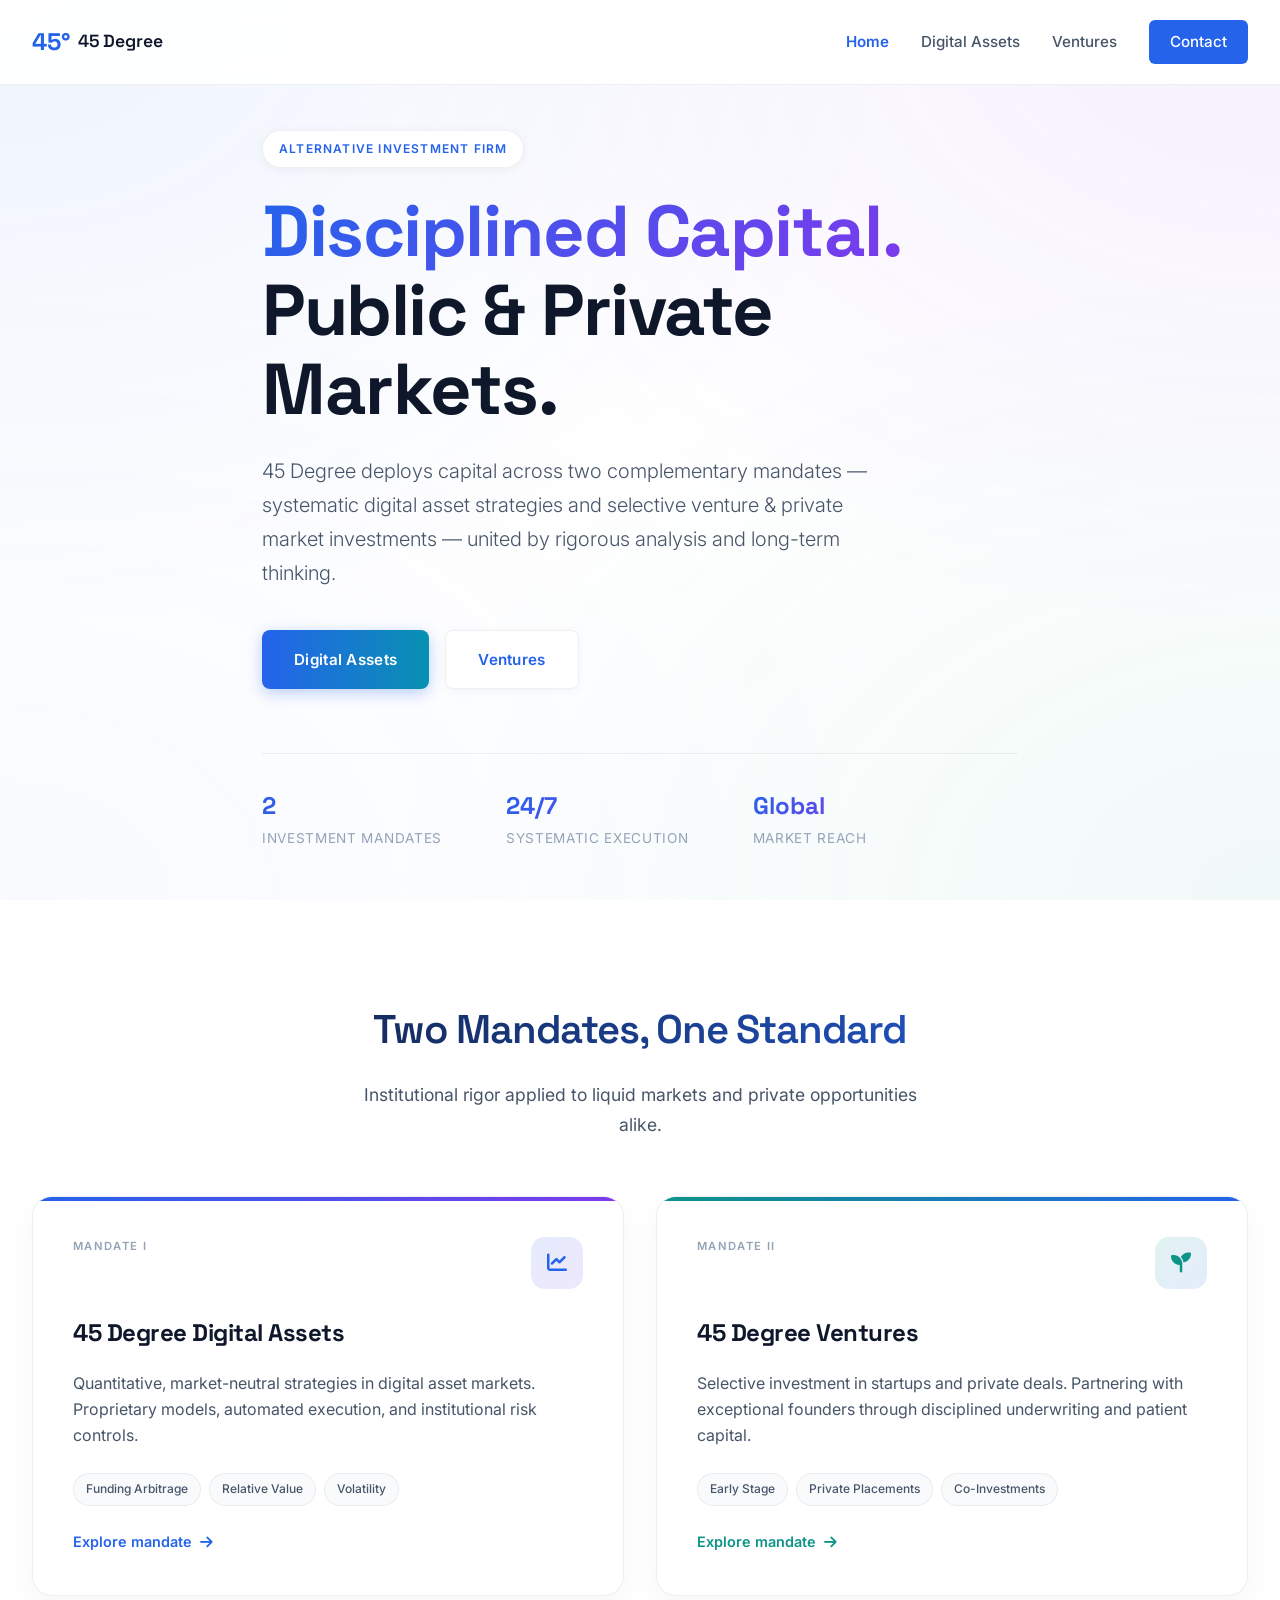
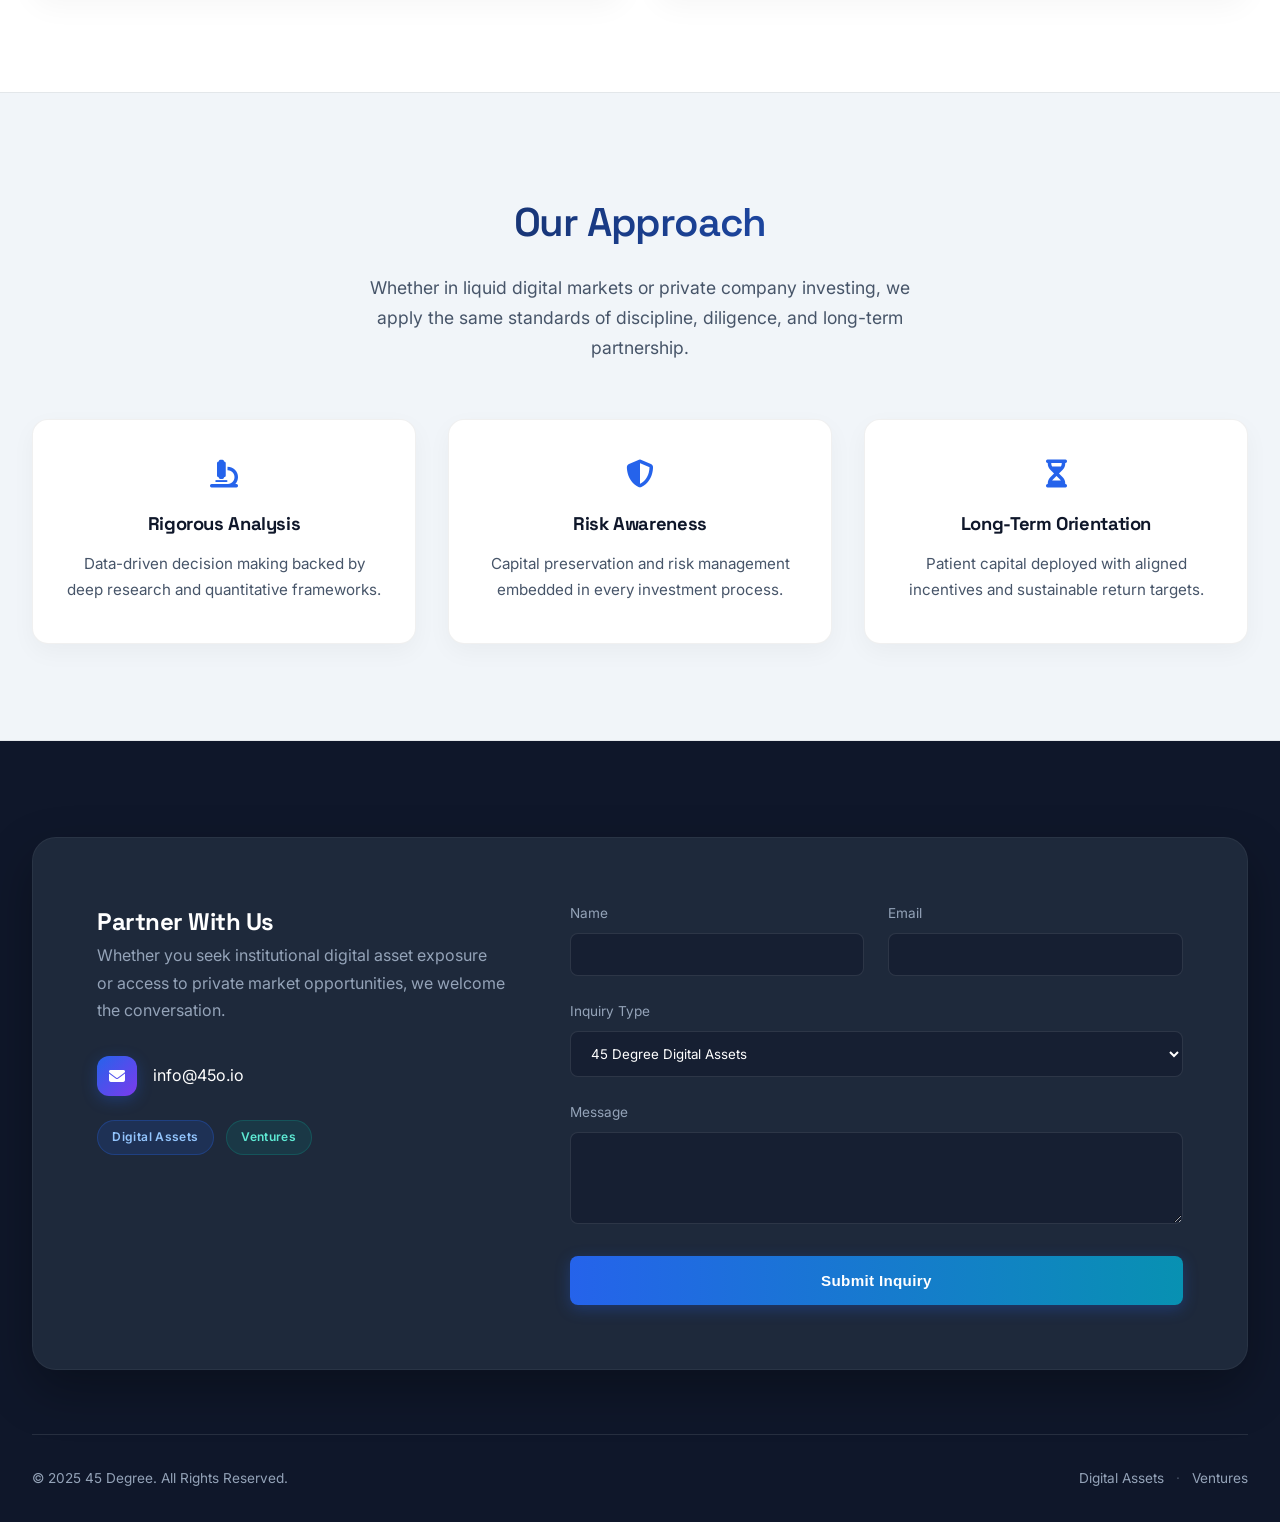
<file: index.html>
<!DOCTYPE html>
<html lang="en">
<head>
    <meta charset="UTF-8">
    <meta name="viewport" content="width=device-width, initial-scale=1.0">
    <title>45 Degree | Alternative Investment Firm</title>
    <meta name="description" content="45 Degree allocates capital with institutional discipline across quantitative digital asset markets and private venture opportunities.">
    <link rel="stylesheet" href="styles.css">
    <link rel="preconnect" href="https://fonts.googleapis.com">
    <link rel="preconnect" href="https://fonts.gstatic.com" crossorigin>
    <link href="https://fonts.googleapis.com/css2?family=Inter:wght@300;400;500;600&family=Space+Grotesk:wght@300;400;500;600;700&display=swap" rel="stylesheet">
    <link rel="stylesheet" href="https://cdnjs.cloudflare.com/ajax/libs/font-awesome/6.4.0/css/all.min.css">
</head>
<body>
    <div class="overlay-gradient"></div>

    <nav class="navbar">
        <div class="container nav-container">
            <a href="index.html" class="logo">
                <span class="logo-symbol">45°</span>
                <span class="logo-text">45 Degree</span>
            </a>
            <div class="nav-links">
                <a href="index.html" class="active">Home</a>
                <a href="digital-assets.html">Digital Assets</a>
                <a href="ventures.html">Ventures</a>
                <a href="#contact" class="btn-nav">Contact</a>
            </div>
            <div class="mobile-toggle">
                <i class="fas fa-bars"></i>
            </div>
        </div>
    </nav>

    <header class="hero">
        <div class="container hero-content">
            <div class="hero-badge animate-up">Alternative Investment Firm</div>
            <h1 class="animate-up delay-1">
                <span class="text-gradient">Disciplined Capital.</span><br>
                <span class="text-white">Public & Private Markets.</span>
            </h1>
            <p class="animate-up delay-2">
                45 Degree deploys capital across two complementary mandates — systematic digital asset strategies and selective venture & private market investments — united by rigorous analysis and long-term thinking.
            </p>
            <div class="hero-actions animate-up delay-3">
                <a href="digital-assets.html" class="btn btn-primary">Digital Assets</a>
                <a href="ventures.html" class="btn btn-outline">Ventures</a>
            </div>
            <div class="hero-stats animate-up delay-4">
                <div class="stat-item">
                    <span class="stat-value">2</span>
                    <span class="stat-label">Investment Mandates</span>
                </div>
                <div class="stat-item">
                    <span class="stat-value">24/7</span>
                    <span class="stat-label">Systematic Execution</span>
                </div>
                <div class="stat-item">
                    <span class="stat-value">Global</span>
                    <span class="stat-label">Market Reach</span>
                </div>
            </div>
        </div>
    </header>

    <section id="about" class="section section-light">
        <div class="container">
            <div class="section-header centered-text">
                <h2 class="section-title">Two Mandates, One Standard</h2>
                <p class="section-subtitle">Institutional rigor applied to liquid markets and private opportunities alike.</p>
            </div>
            <div class="divisions-grid">
                <a href="digital-assets.html" class="division-card division-digital fade-in-section">
                    <div class="division-card-top">
                        <span class="division-label">Mandate I</span>
                        <div class="division-icon"><i class="fas fa-chart-line"></i></div>
                    </div>
                    <h3>45 Degree Digital Assets</h3>
                    <p>Quantitative, market-neutral strategies in digital asset markets. Proprietary models, automated execution, and institutional risk controls.</p>
                    <ul class="division-tags">
                        <li>Funding Arbitrage</li>
                        <li>Relative Value</li>
                        <li>Volatility</li>
                    </ul>
                    <span class="division-link">Explore mandate <i class="fas fa-arrow-right"></i></span>
                </a>
                <a href="ventures.html" class="division-card division-ventures fade-in-section">
                    <div class="division-card-top">
                        <span class="division-label">Mandate II</span>
                        <div class="division-icon"><i class="fas fa-seedling"></i></div>
                    </div>
                    <h3>45 Degree Ventures</h3>
                    <p>Selective investment in startups and private deals. Partnering with exceptional founders through disciplined underwriting and patient capital.</p>
                    <ul class="division-tags">
                        <li>Early Stage</li>
                        <li>Private Placements</li>
                        <li>Co-Investments</li>
                    </ul>
                    <span class="division-link">Explore mandate <i class="fas fa-arrow-right"></i></span>
                </a>
            </div>
        </div>
    </section>

    <section class="section section-muted">
        <div class="container centered-text">
            <div class="section-header">
                <h2 class="section-title">Our Approach</h2>
                <p class="section-subtitle">Whether in liquid digital markets or private company investing, we apply the same standards of discipline, diligence, and long-term partnership.</p>
            </div>
            <div class="approach-grid">
                <div class="approach-item fade-in-section">
                    <i class="fas fa-microscope"></i>
                    <h3>Rigorous Analysis</h3>
                    <p>Data-driven decision making backed by deep research and quantitative frameworks.</p>
                </div>
                <div class="approach-item fade-in-section">
                    <i class="fas fa-shield-alt"></i>
                    <h3>Risk Awareness</h3>
                    <p>Capital preservation and risk management embedded in every investment process.</p>
                </div>
                <div class="approach-item fade-in-section">
                    <i class="fas fa-hourglass-half"></i>
                    <h3>Long-Term Orientation</h3>
                    <p>Patient capital deployed with aligned incentives and sustainable return targets.</p>
                </div>
            </div>
        </div>
    </section>

    <section id="contact" class="section footer-section">
        <div class="container">
            <div class="contact-wrapper fade-in-section">
                <div class="contact-info">
                    <h2>Partner With Us</h2>
                    <p>Whether you seek institutional digital asset exposure or access to private market opportunities, we welcome the conversation.</p>
                    <div class="info-item">
                        <i class="fas fa-envelope"></i>
                        <span>info@45o.io</span>
                    </div>
                    <div class="contact-divisions">
                        <a href="digital-assets.html#contact" class="contact-division-tag digital">Digital Assets</a>
                        <a href="ventures.html#contact" class="contact-division-tag ventures">Ventures</a>
                    </div>
                </div>
                <form class="contact-form" id="contactForm">
                    <div class="form-row">
                        <div class="form-group">
                            <label>Name</label>
                            <input type="text" required>
                        </div>
                        <div class="form-group">
                            <label>Email</label>
                            <input type="email" required>
                        </div>
                    </div>
                    <div class="form-group">
                        <label>Inquiry Type</label>
                        <select>
                            <option>45 Degree Digital Assets</option>
                            <option>45 Degree Ventures</option>
                            <option>General Inquiry</option>
                            <option>Partnership</option>
                        </select>
                    </div>
                    <div class="form-group">
                        <label>Message</label>
                        <textarea rows="4" required></textarea>
                    </div>
                    <button type="submit" class="btn btn-primary full-width">Submit Inquiry</button>
                </form>
            </div>
            <div class="footer-bottom">
                <p>&copy; 2025 45 Degree. All Rights Reserved.</p>
                <div class="footer-divisions">
                    <a href="digital-assets.html">Digital Assets</a>
                    <span class="footer-dot">·</span>
                    <a href="ventures.html">Ventures</a>
                </div>
            </div>
        </div>
    </section>

    <script src="script.js"></script>
</body>
</html>
</file>
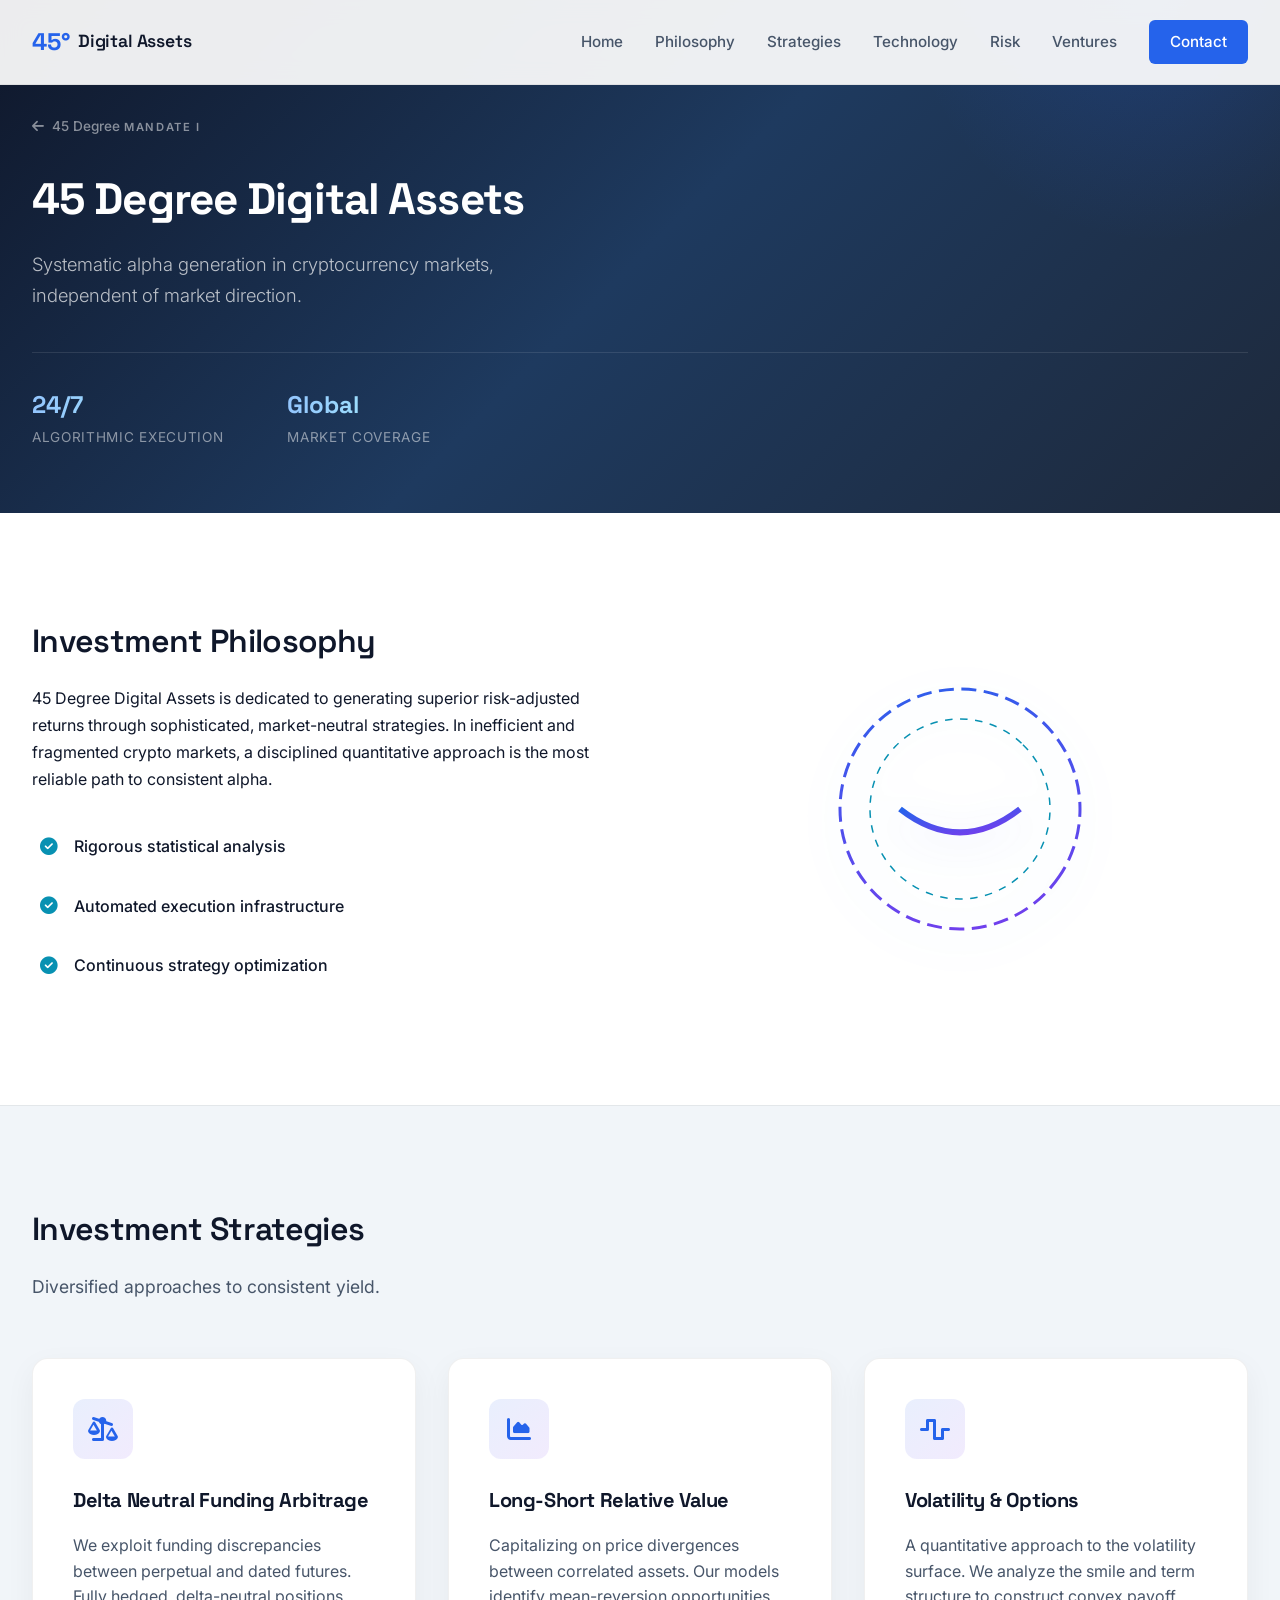
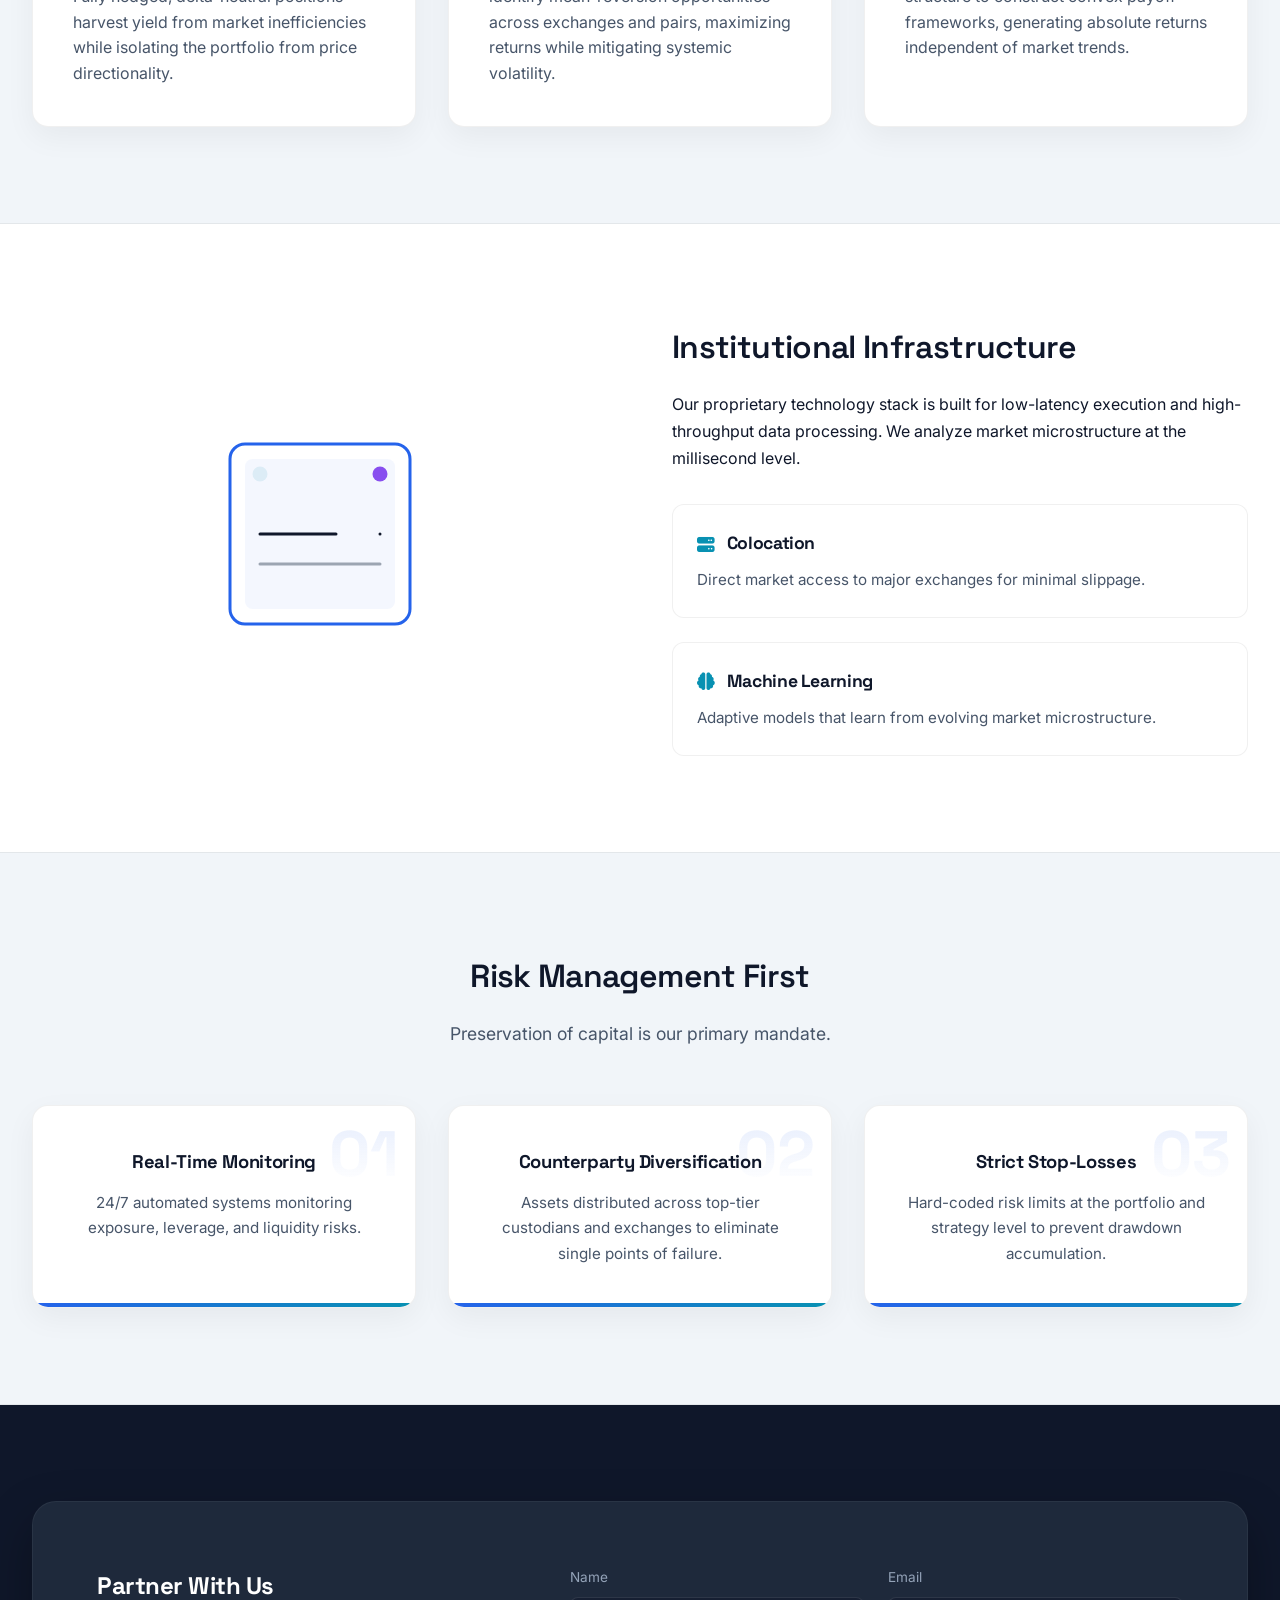
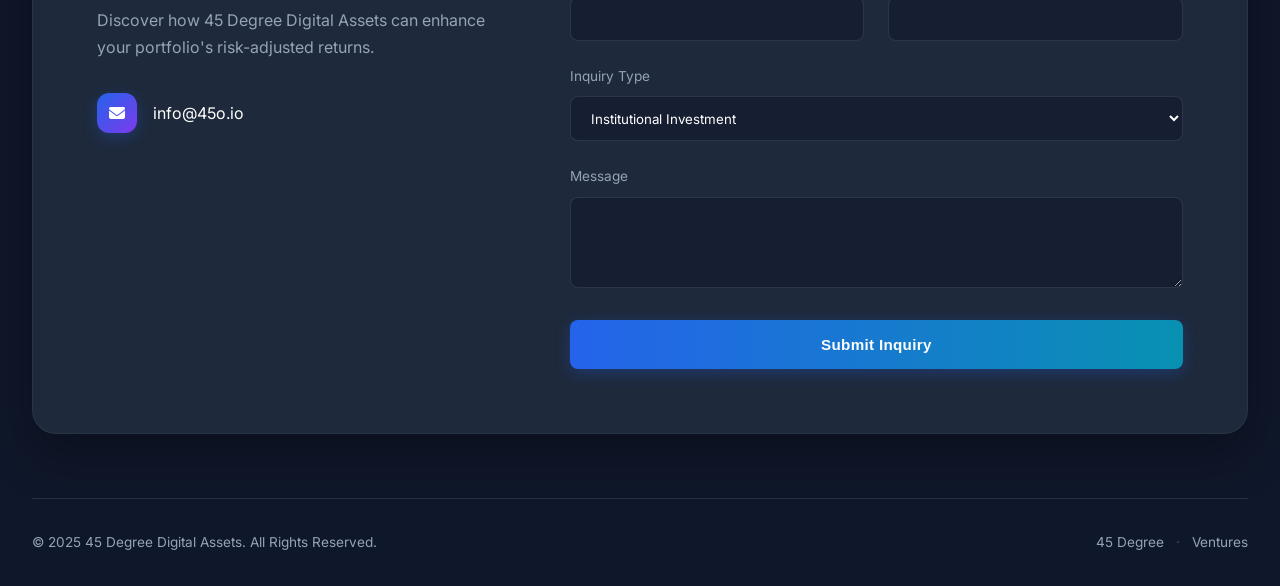
<file: digital-assets.html>
<!DOCTYPE html>
<html lang="en">
<head>
    <meta charset="UTF-8">
    <meta name="viewport" content="width=device-width, initial-scale=1.0">
    <title>45 Degree Digital Assets | Quantitative Investment</title>
    <meta name="description" content="45 Degree Digital Assets leverages proprietary quantitative models to capture alpha in cryptocurrency markets through market-neutral strategies.">
    <link rel="stylesheet" href="styles.css">
    <link rel="preconnect" href="https://fonts.googleapis.com">
    <link rel="preconnect" href="https://fonts.gstatic.com" crossorigin>
    <link href="https://fonts.googleapis.com/css2?family=Inter:wght@300;400;500;600&family=Space+Grotesk:wght@300;400;500;600;700&display=swap" rel="stylesheet">
    <link rel="stylesheet" href="https://cdnjs.cloudflare.com/ajax/libs/font-awesome/6.4.0/css/all.min.css">
</head>
<body class="subpage subpage-digital">
    <div class="overlay-gradient"></div>

    <nav class="navbar">
        <div class="container nav-container">
            <a href="index.html" class="logo">
                <span class="logo-symbol">45°</span>
                <span class="logo-text">Digital Assets</span>
            </a>
            <div class="nav-links">
                <a href="index.html">Home</a>
                <a href="#philosophy">Philosophy</a>
                <a href="#strategies">Strategies</a>
                <a href="#technology">Technology</a>
                <a href="#risk">Risk</a>
                <a href="ventures.html">Ventures</a>
                <a href="#contact" class="btn-nav">Contact</a>
            </div>
            <div class="mobile-toggle">
                <i class="fas fa-bars"></i>
            </div>
        </div>
    </nav>

    <header class="division-banner page-hero">
        <div class="container">
            <a href="index.html" class="back-link"><i class="fas fa-arrow-left"></i> 45 Degree</a>
            <span class="division-banner-label">Mandate I</span>
            <h1>45 Degree Digital Assets</h1>
            <p>Systematic alpha generation in cryptocurrency markets, independent of market direction.</p>
            <div class="hero-stats banner-stats">
                <div class="stat-item">
                    <span class="stat-value">24/7</span>
                    <span class="stat-label">Algorithmic Execution</span>
                </div>
                <div class="stat-item">
                    <span class="stat-value">Global</span>
                    <span class="stat-label">Market Coverage</span>
                </div>
            </div>
        </div>
    </header>

    <section id="philosophy" class="section section-light">
        <div class="container">
            <div class="grid-2-col">
                <div class="text-block fade-in-section">
                    <h2 class="subsection-title">Investment Philosophy</h2>
                    <p>45 Degree Digital Assets is dedicated to generating superior risk-adjusted returns through sophisticated, market-neutral strategies. In inefficient and fragmented crypto markets, a disciplined quantitative approach is the most reliable path to consistent alpha.</p>
                    <ul class="feature-list">
                        <li><i class="fas fa-check-circle"></i> Rigorous statistical analysis</li>
                        <li><i class="fas fa-check-circle"></i> Automated execution infrastructure</li>
                        <li><i class="fas fa-check-circle"></i> Continuous strategy optimization</li>
                    </ul>
                </div>
                <div class="visual-block fade-in-section">
                    <div class="svg-container">
                        <svg class="svg-icon" viewBox="0 0 200 200" xmlns="http://www.w3.org/2000/svg">
                            <defs>
                                <linearGradient id="grad1" x1="0%" y1="0%" x2="100%" y2="100%">
                                    <stop offset="0%" style="stop-color:#2563eb;stop-opacity:1" />
                                    <stop offset="100%" style="stop-color:#7c3aed;stop-opacity:1" />
                                </linearGradient>
                            </defs>
                            <circle cx="100" cy="100" r="80" fill="none" stroke="url(#grad1)" stroke-width="2" stroke-dasharray="10,5">
                                <animateTransform attributeName="transform" type="rotate" from="0 100 100" to="360 100 100" dur="20s" repeatCount="indefinite" />
                            </circle>
                            <circle cx="100" cy="100" r="60" fill="none" stroke="#0891b2" stroke-width="1" stroke-dasharray="5,5">
                                <animateTransform attributeName="transform" type="rotate" from="360 100 100" to="0 100 100" dur="15s" repeatCount="indefinite" />
                            </circle>
                            <path d="M60,100 Q100,40 140,100 T220,100" fill="none" stroke="url(#grad1)" stroke-width="4">
                                <animate attributeName="d" values="M60,100 Q100,40 140,100; M60,100 Q100,160 140,100; M60,100 Q100,40 140,100" dur="5s" repeatCount="indefinite" />
                            </path>
                        </svg>
                    </div>
                </div>
            </div>
        </div>
    </section>

    <section id="strategies" class="section section-muted">
        <div class="container">
            <div class="section-header">
                <h2 class="subsection-title">Investment Strategies</h2>
                <p class="section-subtitle">Diversified approaches to consistent yield.</p>
            </div>
            <div class="strategies-grid">
                <div class="strategy-card fade-in-section">
                    <div class="card-icon"><i class="fas fa-balance-scale-right"></i></div>
                    <h4>Delta Neutral Funding Arbitrage</h4>
                    <p>We exploit funding discrepancies between perpetual and dated futures. Fully hedged, delta-neutral positions harvest yield from market inefficiencies while isolating the portfolio from price directionality.</p>
                </div>
                <div class="strategy-card fade-in-section">
                    <div class="card-icon"><i class="fas fa-chart-area"></i></div>
                    <h4>Long-Short Relative Value</h4>
                    <p>Capitalizing on price divergences between correlated assets. Our models identify mean-reversion opportunities across exchanges and pairs, maximizing returns while mitigating systemic volatility.</p>
                </div>
                <div class="strategy-card fade-in-section">
                    <div class="card-icon"><i class="fas fa-wave-square"></i></div>
                    <h4>Volatility & Options</h4>
                    <p>A quantitative approach to the volatility surface. We analyze the smile and term structure to construct convex payoff frameworks, generating absolute returns independent of market trends.</p>
                </div>
            </div>
        </div>
    </section>

    <section id="technology" class="section section-light">
        <div class="container">
            <div class="grid-2-col reverse-mobile">
                <div class="visual-block fade-in-section">
                    <div class="tech-visual">
                        <svg width="300" height="300" viewBox="0 0 200 200" xmlns="http://www.w3.org/2000/svg">
                            <rect x="40" y="40" width="120" height="120" rx="10" fill="none" stroke="#2563eb" stroke-width="2" />
                            <rect x="50" y="50" width="100" height="100" rx="5" fill="rgba(37, 99, 235, 0.05)" />
                            <circle cx="60" cy="60" r="5" fill="#0891b2">
                                <animate attributeName="opacity" values="0;1;0" dur="2s" repeatCount="indefinite" />
                            </circle>
                            <circle cx="140" cy="60" r="5" fill="#7c3aed">
                                <animate attributeName="opacity" values="0;1;0" dur="2s" begin="1s" repeatCount="indefinite" />
                            </circle>
                            <line x1="60" y1="100" x2="140" y2="100" stroke="#0f172a" stroke-width="2" stroke-linecap="round">
                                <animate attributeName="stroke-dasharray" values="0,80; 80,0" dur="3s" repeatCount="indefinite" />
                            </line>
                            <line x1="60" y1="120" x2="140" y2="120" stroke="#475569" stroke-width="2" stroke-linecap="round" opacity="0.5"/>
                        </svg>
                    </div>
                </div>
                <div class="text-block fade-in-section">
                    <h2 class="subsection-title">Institutional Infrastructure</h2>
                    <p>Our proprietary technology stack is built for low-latency execution and high-throughput data processing. We analyze market microstructure at the millisecond level.</p>
                    <div class="tech-features">
                        <div class="tech-item">
                            <h4><i class="fas fa-server"></i> Colocation</h4>
                            <p>Direct market access to major exchanges for minimal slippage.</p>
                        </div>
                        <div class="tech-item">
                            <h4><i class="fas fa-brain"></i> Machine Learning</h4>
                            <p>Adaptive models that learn from evolving market microstructure.</p>
                        </div>
                    </div>
                </div>
            </div>
        </div>
    </section>

    <section id="risk" class="section section-muted">
        <div class="container centered-text">
            <div class="section-header">
                <h2 class="subsection-title">Risk Management First</h2>
                <p class="section-subtitle">Preservation of capital is our primary mandate.</p>
            </div>
            <div class="risk-grid">
                <div class="risk-item fade-in-section">
                    <span class="risk-number">01</span>
                    <h4>Real-Time Monitoring</h4>
                    <p>24/7 automated systems monitoring exposure, leverage, and liquidity risks.</p>
                </div>
                <div class="risk-item fade-in-section">
                    <span class="risk-number">02</span>
                    <h4>Counterparty Diversification</h4>
                    <p>Assets distributed across top-tier custodians and exchanges to eliminate single points of failure.</p>
                </div>
                <div class="risk-item fade-in-section">
                    <span class="risk-number">03</span>
                    <h4>Strict Stop-Losses</h4>
                    <p>Hard-coded risk limits at the portfolio and strategy level to prevent drawdown accumulation.</p>
                </div>
            </div>
        </div>
    </section>

    <section id="contact" class="section footer-section">
        <div class="container">
            <div class="contact-wrapper fade-in-section">
                <div class="contact-info">
                    <h2>Partner With Us</h2>
                    <p>Discover how 45 Degree Digital Assets can enhance your portfolio's risk-adjusted returns.</p>
                    <div class="info-item">
                        <i class="fas fa-envelope"></i>
                        <span>info@45o.io</span>
                    </div>
                </div>
                <form class="contact-form" id="contactForm">
                    <div class="form-row">
                        <div class="form-group">
                            <label>Name</label>
                            <input type="text" required>
                        </div>
                        <div class="form-group">
                            <label>Email</label>
                            <input type="email" required>
                        </div>
                    </div>
                    <div class="form-group">
                        <label>Inquiry Type</label>
                        <select>
                            <option selected>Institutional Investment</option>
                            <option>General Inquiry</option>
                            <option>Partnership</option>
                        </select>
                    </div>
                    <div class="form-group">
                        <label>Message</label>
                        <textarea rows="4" required></textarea>
                    </div>
                    <button type="submit" class="btn btn-primary full-width">Submit Inquiry</button>
                </form>
            </div>
            <div class="footer-bottom">
                <p>&copy; 2025 45 Degree Digital Assets. All Rights Reserved.</p>
                <div class="footer-divisions">
                    <a href="index.html">45 Degree</a>
                    <span class="footer-dot">·</span>
                    <a href="ventures.html">Ventures</a>
                </div>
            </div>
        </div>
    </section>

    <script src="script.js"></script>
</body>
</html>
</file>
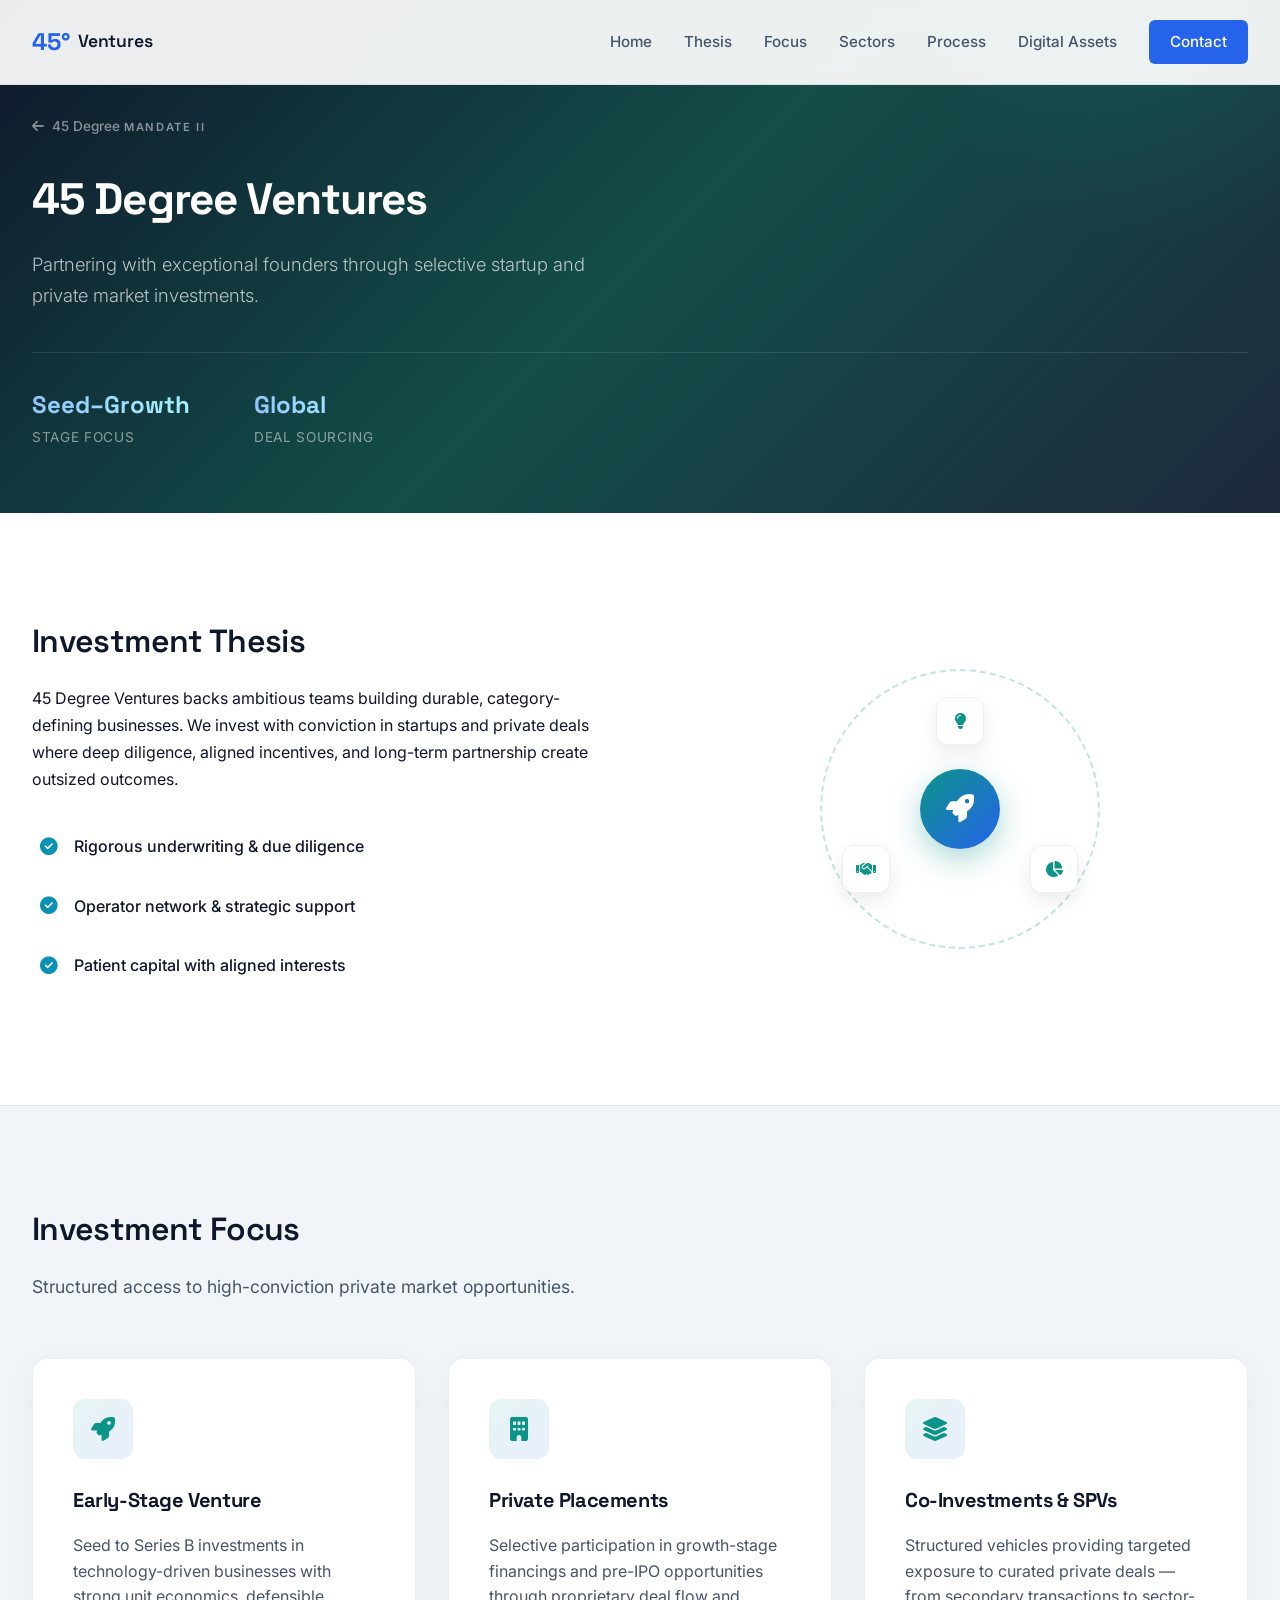
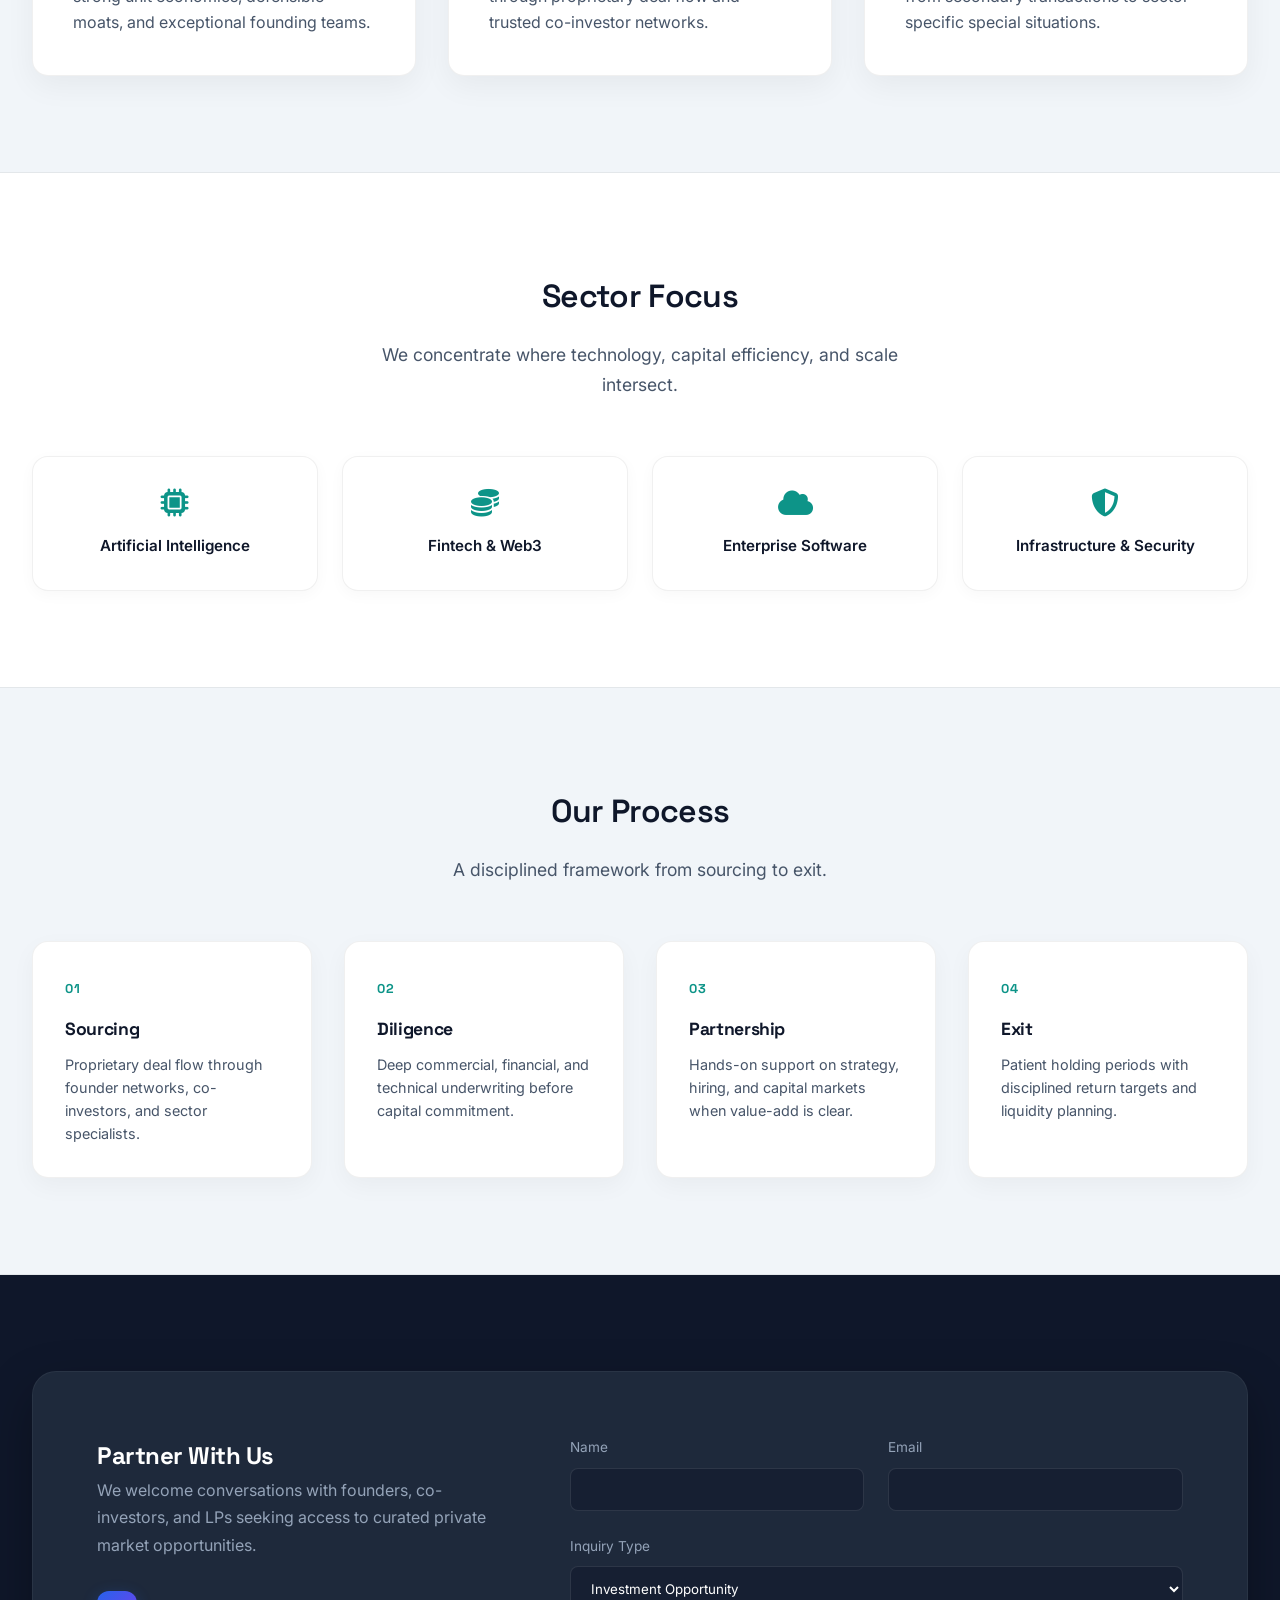
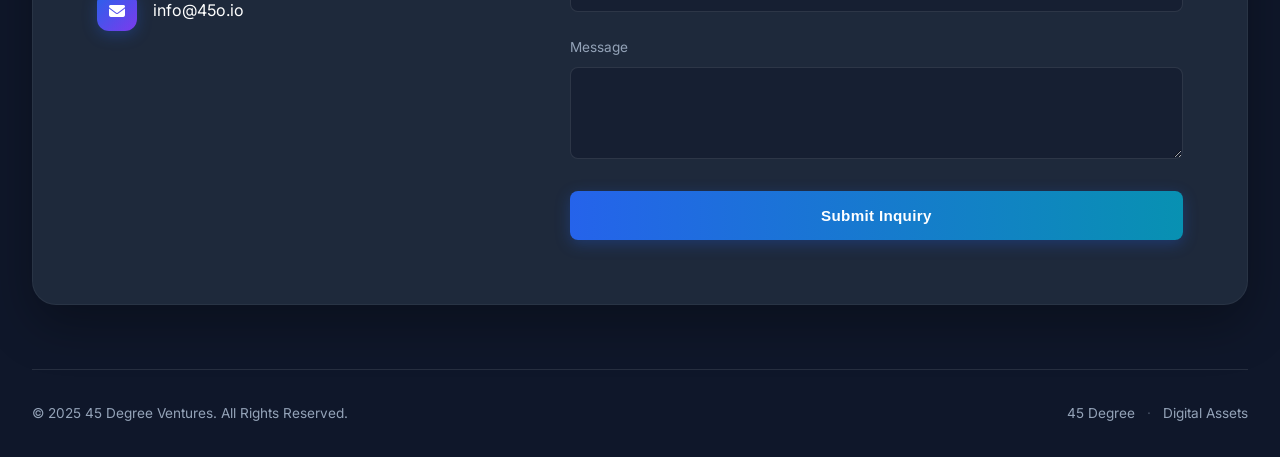
<file: ventures.html>
<!DOCTYPE html>
<html lang="en">
<head>
    <meta charset="UTF-8">
    <meta name="viewport" content="width=device-width, initial-scale=1.0">
    <title>45 Degree Ventures | Startup & Private Investments</title>
    <meta name="description" content="45 Degree Ventures invests in startups and private deals with disciplined underwriting, operator support, and patient capital.">
    <link rel="stylesheet" href="styles.css">
    <link rel="preconnect" href="https://fonts.googleapis.com">
    <link rel="preconnect" href="https://fonts.gstatic.com" crossorigin>
    <link href="https://fonts.googleapis.com/css2?family=Inter:wght@300;400;500;600&family=Space+Grotesk:wght@300;400;500;600;700&display=swap" rel="stylesheet">
    <link rel="stylesheet" href="https://cdnjs.cloudflare.com/ajax/libs/font-awesome/6.4.0/css/all.min.css">
</head>
<body class="subpage subpage-ventures">
    <div class="overlay-gradient"></div>

    <nav class="navbar">
        <div class="container nav-container">
            <a href="index.html" class="logo">
                <span class="logo-symbol">45°</span>
                <span class="logo-text">Ventures</span>
            </a>
            <div class="nav-links">
                <a href="index.html">Home</a>
                <a href="#thesis">Thesis</a>
                <a href="#focus">Focus</a>
                <a href="#sectors">Sectors</a>
                <a href="#process">Process</a>
                <a href="digital-assets.html">Digital Assets</a>
                <a href="#contact" class="btn-nav">Contact</a>
            </div>
            <div class="mobile-toggle">
                <i class="fas fa-bars"></i>
            </div>
        </div>
    </nav>

    <header class="division-banner division-banner-ventures page-hero">
        <div class="container">
            <a href="index.html" class="back-link"><i class="fas fa-arrow-left"></i> 45 Degree</a>
            <span class="division-banner-label">Mandate II</span>
            <h1>45 Degree Ventures</h1>
            <p>Partnering with exceptional founders through selective startup and private market investments.</p>
            <div class="hero-stats banner-stats">
                <div class="stat-item">
                    <span class="stat-value">Seed–Growth</span>
                    <span class="stat-label">Stage Focus</span>
                </div>
                <div class="stat-item">
                    <span class="stat-value">Global</span>
                    <span class="stat-label">Deal Sourcing</span>
                </div>
            </div>
        </div>
    </header>

    <section id="thesis" class="section section-light">
        <div class="container">
            <div class="grid-2-col">
                <div class="text-block fade-in-section">
                    <h2 class="subsection-title">Investment Thesis</h2>
                    <p>45 Degree Ventures backs ambitious teams building durable, category-defining businesses. We invest with conviction in startups and private deals where deep diligence, aligned incentives, and long-term partnership create outsized outcomes.</p>
                    <ul class="feature-list">
                        <li><i class="fas fa-check-circle"></i> Rigorous underwriting & due diligence</li>
                        <li><i class="fas fa-check-circle"></i> Operator network & strategic support</li>
                        <li><i class="fas fa-check-circle"></i> Patient capital with aligned interests</li>
                    </ul>
                </div>
                <div class="visual-block fade-in-section">
                    <div class="ventures-visual">
                        <div class="ventures-orbit">
                            <div class="orbit-ring"></div>
                            <div class="orbit-core"><i class="fas fa-rocket"></i></div>
                            <div class="orbit-node node-1"><i class="fas fa-lightbulb"></i></div>
                            <div class="orbit-node node-2"><i class="fas fa-handshake"></i></div>
                            <div class="orbit-node node-3"><i class="fas fa-chart-pie"></i></div>
                        </div>
                    </div>
                </div>
            </div>
        </div>
    </section>

    <section id="focus" class="section section-muted">
        <div class="container">
            <div class="section-header">
                <h2 class="subsection-title">Investment Focus</h2>
                <p class="section-subtitle">Structured access to high-conviction private market opportunities.</p>
            </div>
            <div class="strategies-grid">
                <div class="strategy-card ventures-card fade-in-section">
                    <div class="card-icon ventures-icon"><i class="fas fa-rocket"></i></div>
                    <h4>Early-Stage Venture</h4>
                    <p>Seed to Series B investments in technology-driven businesses with strong unit economics, defensible moats, and exceptional founding teams.</p>
                </div>
                <div class="strategy-card ventures-card fade-in-section">
                    <div class="card-icon ventures-icon"><i class="fas fa-building"></i></div>
                    <h4>Private Placements</h4>
                    <p>Selective participation in growth-stage financings and pre-IPO opportunities through proprietary deal flow and trusted co-investor networks.</p>
                </div>
                <div class="strategy-card ventures-card fade-in-section">
                    <div class="card-icon ventures-icon"><i class="fas fa-layer-group"></i></div>
                    <h4>Co-Investments & SPVs</h4>
                    <p>Structured vehicles providing targeted exposure to curated private deals — from secondary transactions to sector-specific special situations.</p>
                </div>
            </div>
        </div>
    </section>

    <section id="sectors" class="section section-light">
        <div class="container">
            <div class="section-header centered-text">
                <h2 class="subsection-title">Sector Focus</h2>
                <p class="section-subtitle">We concentrate where technology, capital efficiency, and scale intersect.</p>
            </div>
            <div class="sector-grid">
                <div class="sector-item fade-in-section">
                    <i class="fas fa-microchip"></i>
                    <span>Artificial Intelligence</span>
                </div>
                <div class="sector-item fade-in-section">
                    <i class="fas fa-coins"></i>
                    <span>Fintech & Web3</span>
                </div>
                <div class="sector-item fade-in-section">
                    <i class="fas fa-cloud"></i>
                    <span>Enterprise Software</span>
                </div>
                <div class="sector-item fade-in-section">
                    <i class="fas fa-shield-halved"></i>
                    <span>Infrastructure & Security</span>
                </div>
            </div>
        </div>
    </section>

    <section id="process" class="section section-muted">
        <div class="container centered-text">
            <div class="section-header">
                <h2 class="subsection-title">Our Process</h2>
                <p class="section-subtitle">A disciplined framework from sourcing to exit.</p>
            </div>
            <div class="process-grid">
                <div class="process-item fade-in-section">
                    <span class="process-step">01</span>
                    <h4>Sourcing</h4>
                    <p>Proprietary deal flow through founder networks, co-investors, and sector specialists.</p>
                </div>
                <div class="process-item fade-in-section">
                    <span class="process-step">02</span>
                    <h4>Diligence</h4>
                    <p>Deep commercial, financial, and technical underwriting before capital commitment.</p>
                </div>
                <div class="process-item fade-in-section">
                    <span class="process-step">03</span>
                    <h4>Partnership</h4>
                    <p>Hands-on support on strategy, hiring, and capital markets when value-add is clear.</p>
                </div>
                <div class="process-item fade-in-section">
                    <span class="process-step">04</span>
                    <h4>Exit</h4>
                    <p>Patient holding periods with disciplined return targets and liquidity planning.</p>
                </div>
            </div>
        </div>
    </section>

    <section id="contact" class="section footer-section">
        <div class="container">
            <div class="contact-wrapper fade-in-section">
                <div class="contact-info">
                    <h2>Partner With Us</h2>
                    <p>We welcome conversations with founders, co-investors, and LPs seeking access to curated private market opportunities.</p>
                    <div class="info-item">
                        <i class="fas fa-envelope"></i>
                        <span>info@45o.io</span>
                    </div>
                </div>
                <form class="contact-form" id="contactForm">
                    <div class="form-row">
                        <div class="form-group">
                            <label>Name</label>
                            <input type="text" required>
                        </div>
                        <div class="form-group">
                            <label>Email</label>
                            <input type="email" required>
                        </div>
                    </div>
                    <div class="form-group">
                        <label>Inquiry Type</label>
                        <select>
                            <option selected>Investment Opportunity</option>
                            <option>Co-Investment</option>
                            <option>Founder Pitch</option>
                            <option>General Inquiry</option>
                        </select>
                    </div>
                    <div class="form-group">
                        <label>Message</label>
                        <textarea rows="4" required></textarea>
                    </div>
                    <button type="submit" class="btn btn-primary full-width">Submit Inquiry</button>
                </form>
            </div>
            <div class="footer-bottom">
                <p>&copy; 2025 45 Degree Ventures. All Rights Reserved.</p>
                <div class="footer-divisions">
                    <a href="index.html">45 Degree</a>
                    <span class="footer-dot">·</span>
                    <a href="digital-assets.html">Digital Assets</a>
                </div>
            </div>
        </div>
    </section>

    <script src="script.js"></script>
</body>
</html>
</file>
<file: styles.css>
:root {
    --bg-dark: #ffffff;
    --bg-card: #ffffff;
    --bg-muted: #f1f5f9;
    --bg-light: #f8fafc;

    --text-primary: #0f172a;
    --text-secondary: #475569;
    --text-muted: #94a3b8;

    --accent-primary: #2563eb;
    --accent-secondary: #0891b2;
    --accent-tertiary: #7c3aed;
    --accent-ventures: #0d9488;

    --gradient-main: linear-gradient(135deg, #2563eb 0%, #7c3aed 100%);
    --gradient-ventures: linear-gradient(135deg, #0d9488 0%, #2563eb 100%);

    --font-heading: 'Space Grotesk', sans-serif;
    --font-body: 'Inter', sans-serif;

    --border-light: rgba(0, 0, 0, 0.06);
}

* {
    margin: 0;
    padding: 0;
    box-sizing: border-box;
}

html {
    scroll-behavior: smooth;
}

body {
    font-family: var(--font-body);
    background-color: var(--bg-dark);
    color: var(--text-primary);
    line-height: 1.7;
    overflow-x: hidden;
}

.overlay-gradient {
    position: fixed;
    top: 0;
    left: 0;
    width: 100%;
    height: 100%;
    background:
        radial-gradient(at 0% 0%, rgba(37, 99, 235, 0.08) 0px, transparent 50%),
        radial-gradient(at 100% 0%, rgba(124, 58, 237, 0.08) 0px, transparent 50%),
        radial-gradient(at 100% 100%, rgba(13, 148, 136, 0.06) 0px, transparent 50%),
        radial-gradient(at 0% 100%, rgba(37, 99, 235, 0.03) 0px, transparent 50%);
    z-index: -2;
    pointer-events: none;
}

h1, h2, h3, h4 {
    font-family: var(--font-heading);
    font-weight: 700;
    color: var(--text-primary);
    letter-spacing: -0.02em;
}

.text-gradient {
    background: var(--gradient-main);
    -webkit-background-clip: text;
    -webkit-text-fill-color: transparent;
    background-clip: text;
    display: inline-block;
}

.text-white {
    color: var(--text-primary);
}

/* Navigation */
.navbar {
    position: fixed;
    top: 0;
    width: 100%;
    padding: 1.25rem 0;
    z-index: 1000;
    background: rgba(255, 255, 255, 0.92);
    backdrop-filter: blur(12px);
    border-bottom: 1px solid var(--border-light);
}

.nav-container {
    display: flex;
    justify-content: space-between;
    align-items: center;
}

.logo {
    display: flex;
    align-items: center;
    gap: 0.5rem;
    text-decoration: none;
}

.logo-symbol {
    font-family: var(--font-heading);
    font-weight: 700;
    font-size: 1.5rem;
    color: var(--accent-primary);
}

.logo-text {
    font-family: var(--font-heading);
    font-weight: 600;
    font-size: 1.1rem;
    color: var(--text-primary);
    letter-spacing: -0.01em;
}

.nav-links {
    display: flex;
    gap: 2rem;
    align-items: center;
}

.nav-links a {
    color: var(--text-secondary);
    text-decoration: none;
    font-size: 0.95rem;
    font-weight: 500;
    transition: color 0.3s ease;
}

.nav-links a:not(.btn-nav):hover,
.nav-links a.active:not(.btn-nav) {
    color: var(--accent-primary);
}

.nav-links a.active:not(.btn-nav) {
    font-weight: 600;
}

.btn-nav {
    padding: 0.5rem 1.25rem;
    background: var(--accent-primary);
    border-radius: 6px;
    color: white !important;
    border: 1px solid transparent;
    transition: all 0.3s ease;
}

.btn-nav:hover {
    background: var(--accent-tertiary);
    transform: translateY(-1px);
    box-shadow: 0 4px 12px rgba(124, 58, 237, 0.3);
}

.mobile-toggle {
    display: none;
    font-size: 1.5rem;
    color: var(--text-primary);
    cursor: pointer;
}

.container {
    max-width: 1280px;
    margin: 0 auto;
    padding: 0 2rem;
}

/* Hero */
.hero {
    min-height: 100vh;
    display: flex;
    align-items: center;
    padding-top: 80px;
    position: relative;
}

.hero-content {
    max-width: 820px;
    z-index: 1;
}

.hero-badge {
    display: inline-block;
    padding: 0.5rem 1rem;
    background: white;
    border: 1px solid var(--border-light);
    color: var(--accent-primary);
    letter-spacing: 0.1em;
    font-size: 0.75rem;
    font-weight: 600;
    margin-bottom: 1.5rem;
    text-transform: uppercase;
    border-radius: 50px;
    box-shadow: 0 2px 10px rgba(0,0,0,0.05);
}

.hero h1 {
    font-size: 4.5rem;
    line-height: 1.1;
    margin-bottom: 1.5rem;
}

.hero p {
    font-size: 1.25rem;
    color: var(--text-secondary);
    margin-bottom: 2.5rem;
    max-width: 640px;
    font-weight: 300;
}

.hero-actions {
    display: flex;
    gap: 1rem;
    margin-bottom: 4rem;
    flex-wrap: wrap;
}

.btn {
    display: inline-flex;
    align-items: center;
    justify-content: center;
    padding: 1rem 2rem;
    border-radius: 8px;
    font-weight: 600;
    text-decoration: none;
    transition: all 0.3s ease;
    font-size: 0.95rem;
    letter-spacing: 0.02em;
    cursor: pointer;
    border: none;
}

.btn-primary {
    background: linear-gradient(90deg, var(--accent-primary), var(--accent-secondary));
    color: white;
    box-shadow: 0 4px 15px rgba(37, 99, 235, 0.3);
}

.btn-primary:hover {
    transform: translateY(-2px);
    box-shadow: 0 8px 25px rgba(37, 99, 235, 0.4);
}

.btn-outline {
    background: white;
    color: var(--accent-primary);
    border: 1px solid var(--border-light);
    box-shadow: 0 2px 10px rgba(0,0,0,0.04);
}

.btn-outline:hover {
    border-color: var(--accent-ventures);
    color: var(--accent-ventures);
    transform: translateY(-2px);
    box-shadow: 0 8px 20px rgba(13, 148, 136, 0.15);
}

.hero-stats {
    display: flex;
    gap: 4rem;
    padding-top: 2rem;
    border-top: 1px solid var(--border-light);
    flex-wrap: wrap;
}

.stat-item {
    display: flex;
    flex-direction: column;
}

.stat-value {
    font-family: var(--font-heading);
    font-size: 1.5rem;
    font-weight: 700;
    background: var(--gradient-main);
    -webkit-background-clip: text;
    -webkit-text-fill-color: transparent;
}

.stat-label {
    font-size: 0.85rem;
    color: var(--text-muted);
    text-transform: uppercase;
    letter-spacing: 0.05em;
}

/* Sections */
.section {
    padding: 6rem 0;
    position: relative;
}

.section-light {
    background-color: var(--bg-dark);
}

.section-muted {
    background-color: var(--bg-muted);
    border-top: 1px solid var(--border-light);
    border-bottom: 1px solid var(--border-light);
}

.section-header {
    margin-bottom: 3.5rem;
}

.section-title {
    font-size: 2.5rem;
    margin-bottom: 1rem;
    font-weight: 600;
    letter-spacing: -0.03em;
    background: linear-gradient(90deg, var(--text-primary), var(--accent-primary));
    -webkit-background-clip: text;
    -webkit-text-fill-color: transparent;
}

.subsection-title {
    font-size: 2rem;
    margin-bottom: 1rem;
    font-weight: 600;
    letter-spacing: -0.02em;
}

.section-subtitle {
    font-size: 1.1rem;
    color: var(--text-secondary);
}

.centered-text {
    text-align: center;
    margin-left: auto;
    margin-right: auto;
}

.centered-text .section-subtitle {
    max-width: 560px;
    margin: 0 auto;
}

/* Division Overview Cards */
.divisions-grid {
    display: grid;
    grid-template-columns: repeat(2, 1fr);
    gap: 2rem;
}

.division-card {
    display: flex;
    flex-direction: column;
    padding: 2.5rem;
    background: white;
    border: 1px solid var(--border-light);
    border-radius: 20px;
    text-decoration: none;
    color: inherit;
    transition: all 0.35s cubic-bezier(0.16, 1, 0.3, 1);
    box-shadow: 0 10px 30px rgba(0,0,0,0.04);
    position: relative;
    overflow: hidden;
}

.division-card::before {
    content: '';
    position: absolute;
    top: 0;
    left: 0;
    right: 0;
    height: 4px;
    transition: height 0.3s ease;
}

.division-digital::before {
    background: var(--gradient-main);
}

.division-ventures::before {
    background: var(--gradient-ventures);
}

.division-card:hover {
    transform: translateY(-8px);
    box-shadow: 0 24px 48px rgba(0,0,0,0.1);
}

.division-digital:hover {
    border-color: rgba(37, 99, 235, 0.3);
}

.division-ventures:hover {
    border-color: rgba(13, 148, 136, 0.3);
}

.division-card-top {
    display: flex;
    justify-content: space-between;
    align-items: flex-start;
    margin-bottom: 1.5rem;
}

.division-label {
    font-size: 0.7rem;
    font-weight: 600;
    letter-spacing: 0.12em;
    text-transform: uppercase;
    color: var(--text-muted);
}

.division-icon {
    width: 52px;
    height: 52px;
    border-radius: 14px;
    display: flex;
    align-items: center;
    justify-content: center;
    font-size: 1.25rem;
}

.division-digital .division-icon {
    background: linear-gradient(135deg, rgba(37, 99, 235, 0.12), rgba(124, 58, 237, 0.12));
    color: var(--accent-primary);
}

.division-ventures .division-icon {
    background: linear-gradient(135deg, rgba(13, 148, 136, 0.12), rgba(37, 99, 235, 0.12));
    color: var(--accent-ventures);
}

.division-card h3 {
    font-size: 1.5rem;
    margin-bottom: 1rem;
}

.division-card p {
    color: var(--text-secondary);
    font-size: 1rem;
    line-height: 1.65;
    flex-grow: 1;
}

.division-tags {
    list-style: none;
    display: flex;
    flex-wrap: wrap;
    gap: 0.5rem;
    margin: 1.5rem 0;
}

.division-tags li {
    font-size: 0.75rem;
    font-weight: 500;
    padding: 0.35rem 0.75rem;
    background: var(--bg-light);
    border-radius: 50px;
    color: var(--text-secondary);
    border: 1px solid var(--border-light);
}

.division-link {
    display: inline-flex;
    align-items: center;
    gap: 0.5rem;
    font-size: 0.9rem;
    font-weight: 600;
    margin-top: auto;
    transition: gap 0.3s ease;
}

.division-digital .division-link {
    color: var(--accent-primary);
}

.division-ventures .division-link {
    color: var(--accent-ventures);
}

.division-card:hover .division-link {
    gap: 0.75rem;
}

/* Subpage Layout */
.subpage .page-hero {
    padding-top: 7rem;
    min-height: auto;
}

.back-link {
    display: inline-flex;
    align-items: center;
    gap: 0.5rem;
    color: rgba(255,255,255,0.5);
    text-decoration: none;
    font-size: 0.85rem;
    font-weight: 500;
    margin-bottom: 1.5rem;
    transition: color 0.3s ease;
}

.back-link:hover {
    color: rgba(255,255,255,0.9);
}

.banner-stats {
    margin-top: 2.5rem;
    padding-top: 2rem;
    border-top: 1px solid rgba(255,255,255,0.1);
}

.banner-stats .stat-value {
    background: linear-gradient(90deg, #93c5fd, #a5f3fc);
    -webkit-background-clip: text;
    -webkit-text-fill-color: transparent;
}

.banner-stats .stat-label {
    color: rgba(255,255,255,0.5);
}

.division-banner h1 {
    font-size: 2.75rem;
    color: white;
    margin-bottom: 0.75rem;
}

/* Approach Grid (Home) */
.approach-grid {
    display: grid;
    grid-template-columns: repeat(3, 1fr);
    gap: 2rem;
    margin-top: 1rem;
}

.approach-item {
    padding: 2.5rem 2rem;
    background: white;
    border: 1px solid var(--border-light);
    border-radius: 16px;
    text-align: center;
    box-shadow: 0 8px 24px rgba(0,0,0,0.04);
    transition: transform 0.3s ease;
}

.approach-item:hover {
    transform: translateY(-4px);
}

.approach-item i {
    font-size: 1.75rem;
    color: var(--accent-primary);
    margin-bottom: 1.25rem;
}

.approach-item h3 {
    font-size: 1.15rem;
    margin-bottom: 0.75rem;
}

.approach-item p {
    color: var(--text-secondary);
    font-size: 0.95rem;
}

/* Division Banners */
.division-banner {
    padding: 5rem 0 4rem;
    background: linear-gradient(135deg, #0f172a 0%, #1e3a5f 50%, #1e293b 100%);
    color: white;
    position: relative;
    overflow: hidden;
}

.division-banner::after {
    content: '';
    position: absolute;
    top: -50%;
    right: -10%;
    width: 500px;
    height: 500px;
    background: radial-gradient(circle, rgba(37, 99, 235, 0.2) 0%, transparent 70%);
    pointer-events: none;
}

.division-banner-ventures {
    background: linear-gradient(135deg, #0f172a 0%, #134e4a 50%, #1e293b 100%);
}

.division-banner-ventures::after {
    background: radial-gradient(circle, rgba(13, 148, 136, 0.2) 0%, transparent 70%);
}

.division-banner .container {
    position: relative;
    z-index: 1;
}

.division-banner-label {
    display: inline-block;
    font-size: 0.7rem;
    font-weight: 600;
    letter-spacing: 0.15em;
    text-transform: uppercase;
    color: rgba(255,255,255,0.5);
    margin-bottom: 1rem;
}

.division-banner p {
    font-size: 1.15rem;
    color: rgba(255,255,255,0.7);
    max-width: 560px;
    font-weight: 300;
}

/* Grid Layouts */
.grid-2-col {
    display: grid;
    grid-template-columns: 1fr 1fr;
    gap: 4rem;
    align-items: center;
}

/* Cards */
.strategy-card {
    background: white;
    border: 1px solid var(--border-light);
    padding: 2.5rem;
    border-radius: 16px;
    transition: all 0.1s ease;
    position: relative;
    overflow: hidden;
    box-shadow: 0 10px 30px rgba(0,0,0,0.05);
    z-index: 1;
}

.strategy-card::before {
    content: '';
    position: absolute;
    top: 0;
    left: 0;
    width: 100%;
    height: 100%;
    background: radial-gradient(circle at var(--mouse-x, 50%) var(--mouse-y, 50%), rgba(37, 99, 235, 0.1), transparent 60%);
    opacity: 0;
    transition: opacity 0.3s;
    z-index: -1;
    pointer-events: none;
}

.ventures-card::before {
    background: radial-gradient(circle at var(--mouse-x, 50%) var(--mouse-y, 50%), rgba(13, 148, 136, 0.1), transparent 60%);
}

.strategy-card:hover::before {
    opacity: 1;
}

.strategy-card:hover {
    transform: translateY(-5px);
    border-color: var(--accent-primary);
    box-shadow: 0 20px 40px rgba(37, 99, 235, 0.15);
}

.ventures-card:hover {
    border-color: var(--accent-ventures);
    box-shadow: 0 20px 40px rgba(13, 148, 136, 0.15);
}

.card-icon {
    width: 60px;
    height: 60px;
    background: linear-gradient(135deg, rgba(37, 99, 235, 0.1), rgba(124, 58, 237, 0.1));
    border-radius: 12px;
    display: flex;
    align-items: center;
    justify-content: center;
    color: var(--accent-primary);
    font-size: 1.5rem;
    margin-bottom: 1.5rem;
}

.ventures-icon {
    background: linear-gradient(135deg, rgba(13, 148, 136, 0.1), rgba(37, 99, 235, 0.1));
    color: var(--accent-ventures);
}

.strategy-card h4 {
    font-size: 1.25rem;
    margin-bottom: 1rem;
}

.strategy-card p {
    color: var(--text-secondary);
    font-size: 1rem;
    line-height: 1.6;
}

.strategies-grid {
    display: grid;
    grid-template-columns: repeat(auto-fit, minmax(320px, 1fr));
    gap: 2rem;
}

/* Feature List */
.feature-list {
    list-style: none;
    margin-top: 2rem;
}

.feature-list li {
    display: flex;
    align-items: center;
    gap: 1rem;
    margin-bottom: 1rem;
    color: var(--text-primary);
    font-weight: 500;
    padding: 0.5rem;
    background: rgba(255,255,255,0.5);
    border-radius: 8px;
    transition: background 0.3s;
}

.feature-list li:hover {
    background: white;
    box-shadow: 0 4px 12px rgba(0,0,0,0.05);
}

.feature-list i {
    color: var(--accent-secondary);
    font-size: 1.1rem;
}

/* Visual Elements */
.visual-block {
    position: relative;
    height: 400px;
    display: flex;
    align-items: center;
    justify-content: center;
}

.svg-container {
    width: 100%;
    height: 100%;
    display: flex;
    justify-content: center;
    align-items: center;
}

.svg-icon {
    width: 300px;
    height: 300px;
    filter: drop-shadow(0 10px 20px rgba(37, 99, 235, 0.2));
    animation: float 6s ease-in-out infinite;
}

@keyframes float {
    0%, 100% { transform: translateY(0px); }
    50% { transform: translateY(-20px); }
}

/* Ventures Visual */
.ventures-visual {
    width: 100%;
    height: 100%;
    display: flex;
    align-items: center;
    justify-content: center;
}

.ventures-orbit {
    position: relative;
    width: 280px;
    height: 280px;
}

.orbit-ring {
    position: absolute;
    inset: 0;
    border: 2px dashed rgba(13, 148, 136, 0.25);
    border-radius: 50%;
    animation: spin 30s linear infinite;
}

.orbit-core {
    position: absolute;
    top: 50%;
    left: 50%;
    transform: translate(-50%, -50%);
    width: 80px;
    height: 80px;
    background: var(--gradient-ventures);
    border-radius: 50%;
    display: flex;
    align-items: center;
    justify-content: center;
    color: white;
    font-size: 1.75rem;
    box-shadow: 0 10px 30px rgba(13, 148, 136, 0.35);
}

.orbit-node {
    position: absolute;
    width: 48px;
    height: 48px;
    background: white;
    border: 1px solid var(--border-light);
    border-radius: 12px;
    display: flex;
    align-items: center;
    justify-content: center;
    color: var(--accent-ventures);
    font-size: 1rem;
    box-shadow: 0 8px 20px rgba(0,0,0,0.08);
}

.node-1 { top: 10%; left: 50%; transform: translateX(-50%); }
.node-2 { bottom: 20%; left: 8%; }
.node-3 { bottom: 20%; right: 8%; }

@keyframes spin {
    from { transform: rotate(0deg); }
    to { transform: rotate(360deg); }
}

/* Sector Grid */
.sector-grid {
    display: grid;
    grid-template-columns: repeat(4, 1fr);
    gap: 1.5rem;
    margin-top: 1rem;
}

.sector-item {
    display: flex;
    flex-direction: column;
    align-items: center;
    gap: 1rem;
    padding: 2rem 1.5rem;
    background: white;
    border: 1px solid var(--border-light);
    border-radius: 16px;
    text-align: center;
    transition: all 0.3s ease;
    box-shadow: 0 4px 15px rgba(0,0,0,0.03);
}

.sector-item:hover {
    transform: translateY(-4px);
    border-color: var(--accent-ventures);
    box-shadow: 0 12px 30px rgba(13, 148, 136, 0.12);
}

.sector-item i {
    font-size: 1.75rem;
    color: var(--accent-ventures);
}

.sector-item span {
    font-weight: 600;
    font-size: 0.95rem;
    color: var(--text-primary);
}

/* Process Grid */
.process-grid {
    display: grid;
    grid-template-columns: repeat(4, 1fr);
    gap: 2rem;
    margin-top: 1rem;
}

.process-item {
    padding: 2rem;
    background: white;
    border-radius: 16px;
    border: 1px solid var(--border-light);
    text-align: left;
    transition: transform 0.3s;
    box-shadow: 0 8px 24px rgba(0,0,0,0.04);
}

.process-item:hover {
    transform: translateY(-4px);
}

.process-step {
    display: inline-block;
    font-family: var(--font-heading);
    font-size: 0.8rem;
    font-weight: 700;
    color: var(--accent-ventures);
    letter-spacing: 0.05em;
    margin-bottom: 1rem;
}

.process-item h4 {
    font-size: 1.1rem;
    margin-bottom: 0.5rem;
}

.process-item p {
    color: var(--text-secondary);
    font-size: 0.9rem;
    line-height: 1.6;
}

/* Technology */
.tech-features {
    margin-top: 2rem;
    display: grid;
    gap: 1.5rem;
}

.tech-item {
    padding: 1.5rem;
    background: white;
    border-radius: 12px;
    border: 1px solid var(--border-light);
    transition: all 0.3s;
}

.tech-item:hover {
    border-color: var(--accent-secondary);
    box-shadow: 0 10px 20px rgba(8, 145, 178, 0.1);
}

.tech-item h4 {
    display: flex;
    align-items: center;
    gap: 0.75rem;
    margin-bottom: 0.5rem;
    font-size: 1.1rem;
}

.tech-item i {
    color: var(--accent-secondary);
}

.tech-item p {
    color: var(--text-secondary);
    font-size: 0.95rem;
}

/* Risk */
.risk-grid {
    display: grid;
    grid-template-columns: repeat(auto-fit, minmax(280px, 1fr));
    gap: 2rem;
    margin-top: 1rem;
}

.risk-item {
    padding: 2.5rem;
    background: white;
    border-radius: 16px;
    box-shadow: 0 10px 30px rgba(0,0,0,0.05);
    border: 1px solid var(--border-light);
    position: relative;
    overflow: hidden;
    transition: transform 0.3s;
}

.risk-item:hover {
    transform: translateY(-5px);
}

.risk-item::after {
    content: '';
    position: absolute;
    bottom: 0;
    left: 0;
    width: 100%;
    height: 4px;
    background: linear-gradient(90deg, var(--accent-primary), var(--accent-secondary));
}

.risk-number {
    font-family: var(--font-heading);
    font-size: 4rem;
    font-weight: 700;
    background: linear-gradient(180deg, rgba(37, 99, 235, 0.1) 0%, rgba(255,255,255,0) 100%);
    -webkit-background-clip: text;
    -webkit-text-fill-color: transparent;
    position: absolute;
    top: 1rem;
    right: 1rem;
    line-height: 1;
}

.risk-item h4 {
    font-size: 1.15rem;
    margin-bottom: 0.75rem;
    position: relative;
    z-index: 1;
}

.risk-item p {
    color: var(--text-secondary);
    font-size: 0.95rem;
    position: relative;
    z-index: 1;
}

/* Contact Footer */
.footer-section {
    background: #0f172a !important;
    padding-bottom: 2rem;
    color: #e2e8f0;
}

.footer-section h2 {
    color: white;
}

.contact-wrapper {
    display: grid;
    grid-template-columns: 1fr 1.5fr;
    gap: 4rem;
    background: #1e293b;
    padding: 4rem;
    border-radius: 24px;
    border: 1px solid rgba(255,255,255,0.05);
    margin-bottom: 4rem;
    box-shadow: 0 20px 50px rgba(0,0,0,0.3);
}

.contact-info p {
    color: #94a3b8;
    margin-bottom: 2rem;
}

.contact-divisions {
    display: flex;
    gap: 0.75rem;
    margin-top: 1.5rem;
}

.contact-division-tag {
    font-size: 0.75rem;
    font-weight: 600;
    padding: 0.4rem 0.9rem;
    border-radius: 50px;
    letter-spacing: 0.03em;
    text-decoration: none;
    transition: opacity 0.3s ease;
}

.contact-division-tag:hover {
    opacity: 0.85;
}

.contact-division-tag.digital {
    background: rgba(37, 99, 235, 0.15);
    color: #93c5fd;
    border: 1px solid rgba(37, 99, 235, 0.3);
}

.contact-division-tag.ventures {
    background: rgba(13, 148, 136, 0.15);
    color: #5eead4;
    border: 1px solid rgba(13, 148, 136, 0.3);
}

.info-item {
    display: flex;
    align-items: center;
    gap: 1rem;
    color: white;
}

.info-item i {
    width: 40px;
    height: 40px;
    background: linear-gradient(135deg, var(--accent-primary), var(--accent-tertiary));
    display: flex;
    align-items: center;
    justify-content: center;
    border-radius: 12px;
    font-size: 1rem;
    box-shadow: 0 4px 15px rgba(37, 99, 235, 0.3);
}

.contact-form {
    display: flex;
    flex-direction: column;
    gap: 1.5rem;
}

.form-row {
    display: grid;
    grid-template-columns: 1fr 1fr;
    gap: 1.5rem;
}

.form-group label {
    display: block;
    font-size: 0.85rem;
    color: #94a3b8;
    margin-bottom: 0.5rem;
}

.form-group input,
.form-group select,
.form-group textarea {
    width: 100%;
    background: rgba(15, 23, 42, 0.5);
    border: 1px solid rgba(255,255,255,0.1);
    padding: 0.8rem 1rem;
    border-radius: 8px;
    color: white;
    font-family: var(--font-body);
    transition: border-color 0.3s, box-shadow 0.3s;
}

.form-group input:focus,
.form-group select:focus,
.form-group textarea:focus {
    outline: none;
    border-color: var(--accent-primary);
    box-shadow: 0 0 0 2px rgba(37, 99, 235, 0.2);
}

.full-width {
    width: 100%;
}

.footer-bottom {
    display: flex;
    justify-content: space-between;
    align-items: center;
    padding-top: 2rem;
    border-top: 1px solid rgba(255,255,255,0.1);
    color: #94a3b8;
    font-size: 0.85rem;
}

.footer-divisions {
    display: flex;
    align-items: center;
    gap: 0.75rem;
}

.footer-divisions a {
    color: #94a3b8;
    text-decoration: none;
    transition: color 0.3s ease;
}

.footer-divisions a:hover {
    color: white;
}

.footer-dot {
    opacity: 0.4;
}

/* Responsive */
@media (max-width: 1024px) {
    .divisions-grid { grid-template-columns: 1fr; }
    .approach-grid { grid-template-columns: 1fr; }
    .sector-grid { grid-template-columns: repeat(2, 1fr); }
    .process-grid { grid-template-columns: repeat(2, 1fr); }
}

@media (max-width: 968px) {
    .hero h1 { font-size: 3.5rem; }
    .contact-wrapper { grid-template-columns: 1fr; padding: 2rem; }
    .grid-2-col { grid-template-columns: 1fr; }
    .reverse-mobile { display: flex; flex-direction: column-reverse; }
    .hero-stats { gap: 2rem; }
    .division-banner h2 { font-size: 2.25rem; }
}

@media (max-width: 768px) {
    .nav-links { display: none; }
    .mobile-toggle { display: block; }
    .nav-links.active {
        display: flex;
        flex-direction: column;
        position: fixed;
        top: 0;
        left: 0;
        width: 100%;
        height: 100vh;
        background: rgba(255, 255, 255, 0.98);
        backdrop-filter: blur(15px);
        justify-content: center;
        padding: 2rem;
        gap: 2.5rem;
        z-index: 1000;
    }
    .hero h1 { font-size: 2.5rem; margin-top: 1rem; }
    .form-row { grid-template-columns: 1fr; }
    .section { padding: 4rem 0; }
    .sector-grid { grid-template-columns: 1fr 1fr; }
    .process-grid { grid-template-columns: 1fr; }
    .footer-bottom { flex-direction: column; gap: 1rem; text-align: center; }
}

@media (max-width: 480px) {
    .container { padding: 0 1.5rem; }
    .hero h1 { font-size: 2rem; }
    .btn { width: 100%; }
    .hero-actions { flex-direction: column; }
    .sector-grid { grid-template-columns: 1fr; }
}

/* Animations */
.animate-up {
    opacity: 0;
    transform: translateY(20px);
    animation: fadeInUp 0.8s cubic-bezier(0.16, 1, 0.3, 1) forwards;
}

.delay-1 { animation-delay: 0.1s; }
.delay-2 { animation-delay: 0.2s; }
.delay-3 { animation-delay: 0.3s; }
.delay-4 { animation-delay: 0.4s; }

@keyframes fadeInUp {
    to { opacity: 1; transform: translateY(0); }
}

.fade-in-section {
    opacity: 0;
    transform: translateY(40px);
    transition: opacity 0.8s ease-out, transform 0.8s ease-out;
}

.fade-in-section.visible {
    opacity: 1;
    transform: translateY(0);
}
</file>
